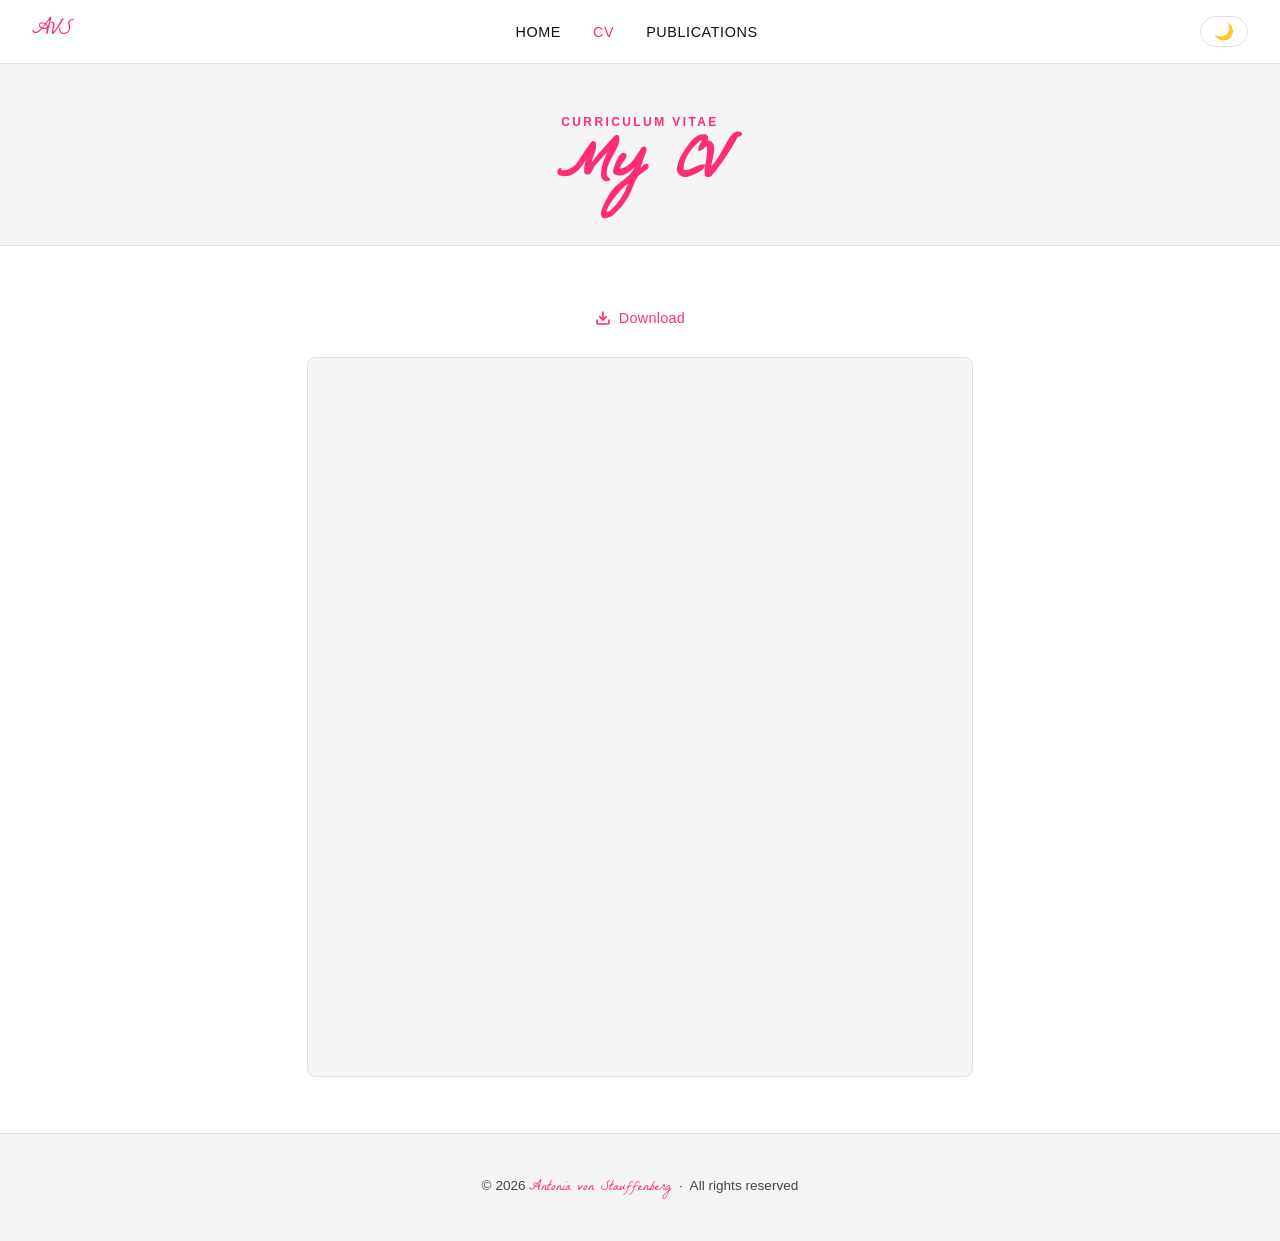
<file: cv.html>
<!DOCTYPE html>
<html lang="en">
<head>
  <meta charset="UTF-8" />
  <meta name="viewport" content="width=device-width, initial-scale=1.0" />
  <title>CV — Antonia von Stauffenberg</title>
  <meta name="description" content="Curriculum Vitae of Antonia von Stauffenberg, astrophysicist." />
  <link rel="stylesheet" href="css/style.css" />
  <script>
    (function () {
      const t = localStorage.getItem('avs-theme') ||
        (window.matchMedia('(prefers-color-scheme: dark)').matches ? 'dark' : 'light');
      document.documentElement.setAttribute('data-theme', t);
    })();
  </script>
</head>
<body>

  <!-- ===== Navigation ===== -->
  <nav class="navbar" aria-label="Main navigation">
    <a class="navbar-brand" href="index.html">AVS</a>

    <ul class="navbar-links" id="navbar-links" role="list">
      <li><a href="index.html">Home</a></li>
      <li><a href="cv.html">CV</a></li>
      <li><a href="publications.html">Publications</a></li>
    </ul>

    <div style="display:flex;align-items:center;gap:1rem;">
      <button
        class="theme-toggle"
        id="theme-toggle"
        aria-label="Toggle dark mode"
        title="Toggle light / dark mode"
      >
        <span class="toggle-icon">🌙</span>
      </button>
      <button
        class="hamburger"
        id="hamburger"
        aria-label="Open menu"
        aria-expanded="false"
        aria-controls="navbar-links"
      >
        <span></span><span></span><span></span>
      </button>
    </div>
  </nav>

  <!-- ===== Page wrapper ===== -->
  <div class="page-wrapper">

    <!-- CV Header -->
    <div class="cv-header">
      <p class="section-label" style="text-align:center;">Curriculum Vitae</p>
      <h1>My CV</h1>
    </div>

    <!-- CV Content -->
    <div class="cv-embed-wrapper">

      <!-- PDF viewer (hidden until a file is selected) -->
      <div id="viewer-section" class="cv-viewer-section" style="display:none;">
        <div class="cv-actions">
          <a class="btn cv-download-btn" id="download-btn" href="#" download>
            <svg xmlns="http://www.w3.org/2000/svg" width="16" height="16" viewBox="0 0 24 24"
                 fill="none" stroke="currentColor" stroke-width="2.5"
                 stroke-linecap="round" stroke-linejoin="round">
              <path d="M21 15v4a2 2 0 0 1-2 2H5a2 2 0 0 1-2-2v-4"/>
              <polyline points="7 10 12 15 17 10"/>
              <line x1="12" y1="15" x2="12" y2="3"/>
            </svg>
            Download
          </a>
        </div>
        <iframe
          id="pdf-frame"
          class="pdf-viewer"
          title="CV PDF viewer"
          src=""
        ></iframe>
      </div>

    </div><!-- /cv-embed-wrapper -->

    <footer>
      <p>
        &copy; <span id="year"></span>
        <span class="footer-name">Antonia von Stauffenberg</span>
        &nbsp;·&nbsp; All rights reserved
      </p>
    </footer>
  </div><!-- /page-wrapper -->

  <script src="js/main.js"></script>
  <script>
    document.getElementById('year').textContent = new Date().getFullYear();

    // Auto-load cv.pdf if it exists in images/
    (function () {
      const frame = document.getElementById('pdf-frame');
      const viewerSection = document.getElementById('viewer-section');
      const dl = document.getElementById('download-btn');
      // Try fetching the PDF silently
      fetch('images/cv.pdf', { method: 'HEAD' })
        .then(res => {
          if (res.ok) {
            frame.src = 'images/cv.pdf';
            viewerSection.style.display = 'block';
            if (dl) { dl.href = 'images/cv.pdf'; dl.download = 'cv.pdf'; }
          }
        })
        .catch(() => { /* file not present — show upload area */ });
    })();
  </script>
</body>
</html>
</file>
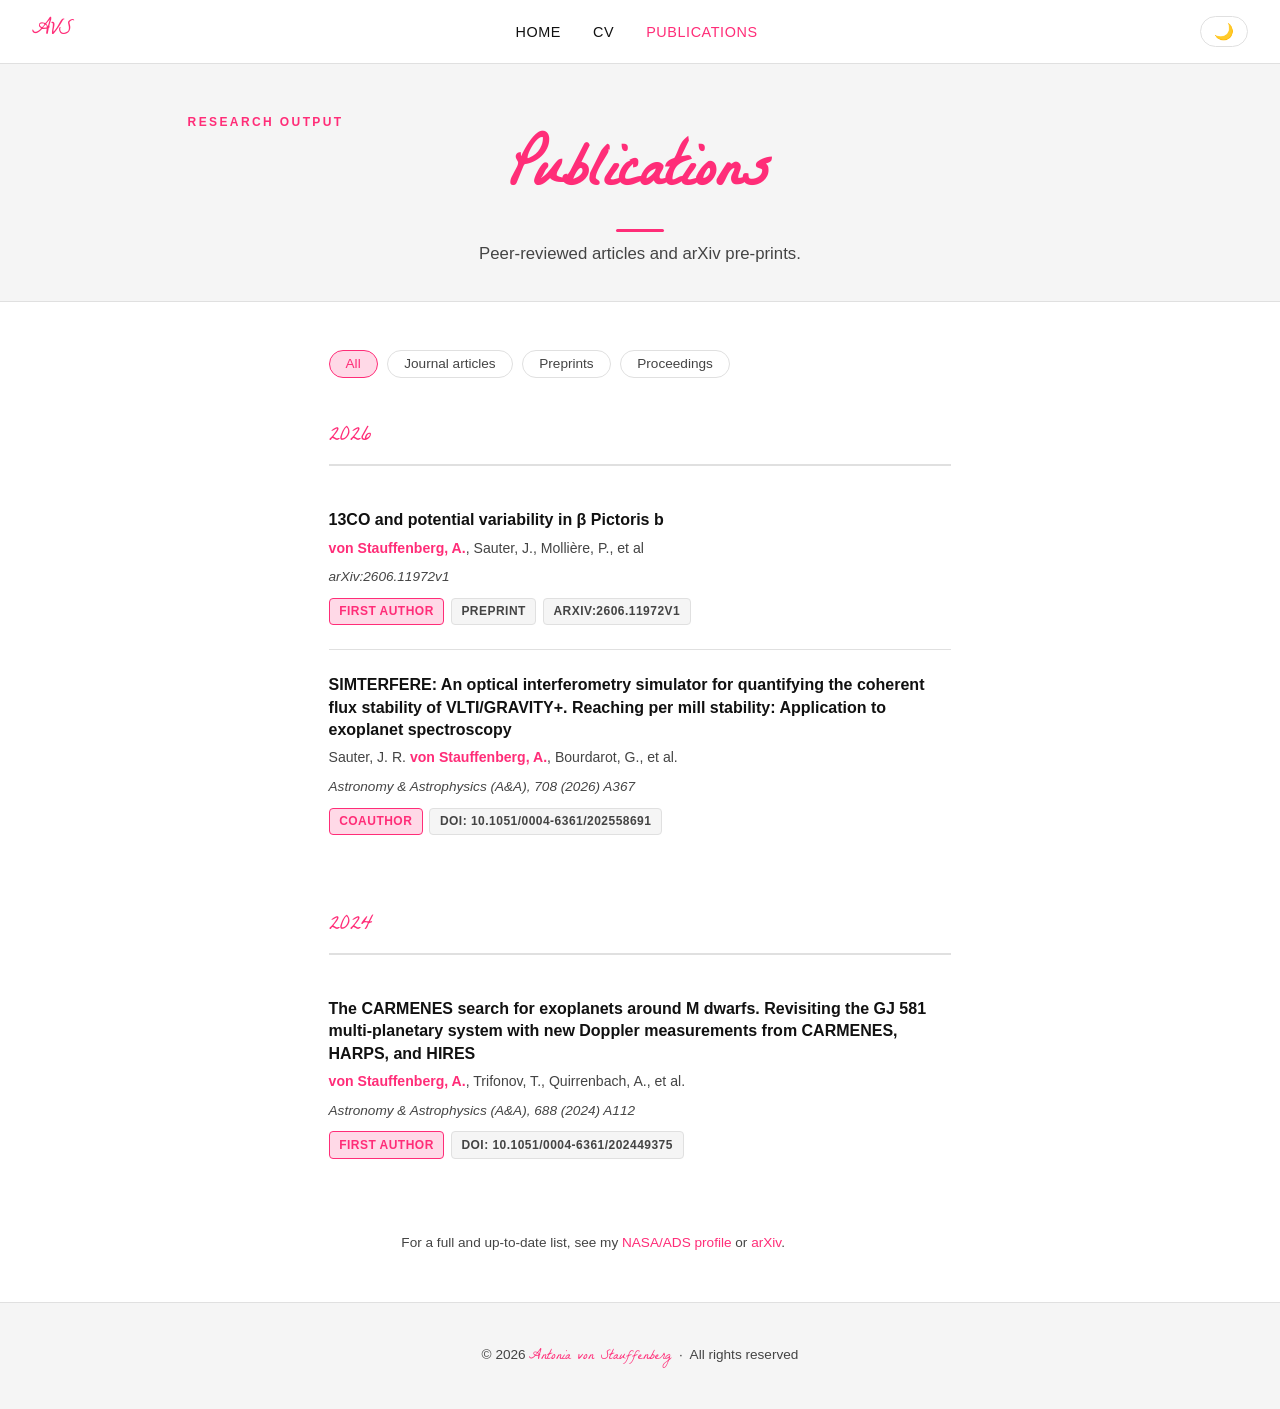
<file: publications.html>
<!DOCTYPE html>
<html lang="en">
<head>
  <meta charset="UTF-8" />
  <meta name="viewport" content="width=device-width, initial-scale=1.0" />
  <title>Publications — Antonia von Stauffenberg</title>
  <meta name="description" content="Publications list of Antonia von Stauffenberg, astrophysicist." />
  <link rel="stylesheet" href="css/style.css" />
  <script>
    (function () {
      const t = localStorage.getItem('avs-theme') ||
        (window.matchMedia('(prefers-color-scheme: dark)').matches ? 'dark' : 'light');
      document.documentElement.setAttribute('data-theme', t);
    })();
  </script>
</head>
<body>

  <!-- ===== Navigation ===== -->
  <nav class="navbar" aria-label="Main navigation">
    <a class="navbar-brand" href="index.html">AVS</a>

    <ul class="navbar-links" id="navbar-links" role="list">
      <li><a href="index.html">Home</a></li>
      <li><a href="cv.html">CV</a></li>
      <li><a href="publications.html">Publications</a></li>
    </ul>

    <div style="display:flex;align-items:center;gap:1rem;">
      <button
        class="theme-toggle"
        id="theme-toggle"
        aria-label="Toggle dark mode"
        title="Toggle light / dark mode"
      >
        <span class="toggle-icon">🌙</span>
      </button>
      <button
        class="hamburger"
        id="hamburger"
        aria-label="Open menu"
        aria-expanded="false"
        aria-controls="navbar-links"
      >
        <span></span><span></span><span></span>
      </button>
    </div>
  </nav>

  <!-- ===== Page wrapper ===== -->
  <div class="page-wrapper">

    <!-- Publications Header -->
    <div class="pub-header" style="padding-top:3rem;">
      <p class="section-label" style="text-align:center;">Research output</p>
      <h1>Publications</h1>
      <div class="divider" style="margin:1rem auto 0.5rem;"></div>
      <p style="text-align:center;margin:0 auto;">
        Peer-reviewed articles and arXiv pre-prints.
      </p>
    </div>

    <!-- Publications List -->
    <div class="pub-container">

      <!-- Filters -->
      <div class="pub-filters" role="group" aria-label="Filter publications by type">
        <button class="pub-filter-btn active" data-filter="all">All</button>
        <button class="pub-filter-btn" data-filter="journal">Journal articles</button>
        <button class="pub-filter-btn" data-filter="preprint">Preprints</button>
        <button class="pub-filter-btn" data-filter="proceedings">Proceedings</button>
      </div>

      <!-- -------- 2026 -------- -->
      <div class="pub-year-group" id="year-2026">
        <p class="pub-year-label">2026</p>

        <div class="pub-item" data-type="preprint">
          <p class="pub-title">
            <a href="#" target="_blank" rel="noopener">
              13CO and potential variability in β Pictoris b
            </a>
          </p>
          <p class="pub-authors">
            <strong>von Stauffenberg, A.</strong>, Sauter, J., Mollière, P., et al
          </p>
          <p class="pub-journal">arXiv:2606.11972v1</p>
          <div class="pub-badges">
            <span class="badge badge-pink">First Author</span>
            <span class="badge badge-gray">Preprint</span>
            <a class="badge badge-gray badge-link" href="https://arxiv.org/abs/2606.11972v1" target="_blank" rel="noopener">arXiv:2606.11972v1</a>
          </div>
        </div>

        <div class="pub-item" data-type="journal">
          <p class="pub-title">
            <a href="#" target="_blank" rel="noopener">
              SIMTERFERE: An optical interferometry simulator for quantifying the coherent flux stability of VLTI/GRAVITY+. Reaching per mill stability: Application to exoplanet spectroscopy
            </a>
          </p>
          <p class="pub-authors">
            Sauter, J. R. <strong>von Stauffenberg, A.</strong>, Bourdarot, G., et al.
          </p>
          <p class="pub-journal">Astronomy & Astrophysics (A&A), 708 (2026) A367</p>
          <div class="pub-badges">
            <span class="badge badge-pink">Coauthor</span>
            <a class="badge badge-gray badge-link" href="https://www.aanda.org/articles/aa/full_html/2026/04/aa58691-25/aa58691-25.html" target="_blank" rel="noopener">DOI: 10.1051/0004-6361/202558691</a>
          </div>
        </div>

      </div><!-- /year-2026 -->

            <!-- -------- 2024 -------- -->
      <div class="pub-year-group" id="year-2024">
        <p class="pub-year-label">2024</p>

        <div class="pub-item" data-type="journal">
          <p class="pub-title">
            <a href="#" target="_blank" rel="noopener">
              The CARMENES search for exoplanets around M dwarfs. Revisiting the GJ 581 multi-planetary system with new Doppler measurements from CARMENES, HARPS, and HIRES
            </a>
          </p>
          <p class="pub-authors">
            <strong>von Stauffenberg, A.</strong>, Trifonov, T., Quirrenbach, A., et al.
          </p>
          <p class="pub-journal">Astronomy & Astrophysics (A&A), 688 (2024) A112</p>
          <div class="pub-badges">
            <span class="badge badge-pink">First Author</span>
            <a class="badge badge-gray badge-link" href="https://www.aanda.org/articles/aa/abs/2024/08/aa49375-24/aa49375-24.html" target="_blank" rel="noopener">DOI: 10.1051/0004-6361/202449375</a>
          </div>
        </div>

      </div><!-- /year-2024 -->


      <!-- -------- Note -------- -->
      <p style="font-size:0.85rem;color:var(--text-secondary);margin-top:2rem;text-align:center;">
        For a full and up-to-date list, see my
        <a href="https://ui.adsabs.harvard.edu/search/fq=%7B!type%3Daqp%20v%3D%24fq_database%7D&fq_database=(database%3Aastronomy%20OR%20database%3Aphysics)&q=%20author%3A%22A.%20von%20Stauffenberg%22&sort=date%20desc%2C%20bibcode%20desc&p_=0" target="_blank" rel="noopener">NASA/ADS profile</a>
        or
        <a href="https://arxiv.org/search/astro-ph?searchtype=author&query=von+Stauffenberg,+A" target="_blank" rel="noopener">arXiv</a>.
      </p>

    </div><!-- /pub-container -->

    <footer>
      <p>
        &copy; <span id="year"></span>
        <span class="footer-name">Antonia von Stauffenberg</span>
        &nbsp;·&nbsp; All rights reserved
      </p>
    </footer>
  </div><!-- /page-wrapper -->

  <script src="js/main.js"></script>
  <script>document.getElementById('year').textContent = new Date().getFullYear();</script>
</body>
</html>
</file>
<file: css/style.css>
/* =====================================================
   Antonia von Stauffenberg — Personal Website Styles
   ===================================================== */

/* ---------- Google Fonts ---------- */
@import url('https://fonts.googleapis.com/css2?family=La+Belle+Aurore&display=swap');

/* ---------- CSS Custom Properties ---------- */
:root {
  --hot-pink: #ff2d78;
  --hot-pink-glow: rgba(255, 45, 120, 0.18);

  /* Light mode defaults */
  --bg-primary: #ffffff;
  --bg-secondary: #f5f5f5;
  --bg-card: #ffffff;
  --text-primary: #111111;
  --text-secondary: #444444;
  --border-color: #e0e0e0;
  --nav-bg: rgba(255, 255, 255, 0.92);
  --shadow: 0 4px 24px rgba(0, 0, 0, 0.08);
  --toggle-icon: "🌙";
}

[data-theme="dark"] {
  --bg-primary: #0d0d0d;
  --bg-secondary: #1a1a1a;
  --bg-card: #1a1a1a;
  --text-primary: #f0f0f0;
  --text-secondary: #aaaaaa;
  --border-color: #2e2e2e;
  --nav-bg: rgba(13, 13, 13, 0.92);
  --shadow: 0 4px 24px rgba(0, 0, 0, 0.5);
  --toggle-icon: "☀️";
}

/* ---------- Reset & Base ---------- */
*, *::before, *::after {
  box-sizing: border-box;
  margin: 0;
  padding: 0;
}

html {
  scroll-behavior: smooth;
}

body {
  font-family: 'Inter', sans-serif;
  background-color: var(--bg-primary);
  color: var(--text-primary);
  line-height: 1.7;
  transition: background-color 0.3s ease, color 0.3s ease;
}

img {
  max-width: 100%;
  display: block;
}

a {
  color: var(--hot-pink);
  text-decoration: none;
  transition: opacity 0.2s;
}

a:hover {
  opacity: 0.75;
}

/* ---------- Typography ---------- */
h1, h2, h3, h4 {
  font-family: 'La Belle Aurore', cursive;
  color: var(--hot-pink);
  line-height: 1.2;
}

h1 { font-size: clamp(2.2rem, 5vw, 3.8rem); }
h2 { font-size: clamp(1.6rem, 3vw, 2.4rem); }
h3 { font-size: clamp(1.2rem, 2vw, 1.6rem); }

p {
  color: var(--text-secondary);
  font-weight: 300;
  font-size: 1.05rem;
  max-width: 70ch;
}

/* ---------- Navigation ---------- */
.navbar {
  position: fixed;
  top: 0;
  left: 0;
  right: 0;
  z-index: 100;
  display: flex;
  align-items: center;
  justify-content: space-between;
  padding: 0 2rem;
  height: 64px;
  background: var(--nav-bg);
  backdrop-filter: blur(12px);
  -webkit-backdrop-filter: blur(12px);
  border-bottom: 1px solid var(--border-color);
  transition: background 0.3s ease;
}

.navbar-brand {
  font-family: 'La Belle Aurore', cursive;
  font-size: 1.4rem;
  color: var(--hot-pink);
  letter-spacing: 0.01em;
}

.navbar-links {
  display: flex;
  align-items: center;
  gap: 2rem;
  list-style: none;
}

.navbar-links a {
  font-size: 0.9rem;
  font-weight: 500;
  letter-spacing: 0.04em;
  text-transform: uppercase;
  color: var(--text-primary);
  transition: color 0.2s;
}

.navbar-links a:hover,
.navbar-links a.active {
  color: var(--hot-pink);
  opacity: 1;
}

/* Theme toggle button */
.theme-toggle {
  background: none;
  border: 1.5px solid var(--border-color);
  border-radius: 50px;
  padding: 0.3rem 0.8rem;
  cursor: pointer;
  font-size: 1rem;
  color: var(--text-primary);
  transition: border-color 0.2s, background 0.2s;
  display: flex;
  align-items: center;
  gap: 0.3rem;
}

.theme-toggle:hover {
  border-color: var(--hot-pink);
  background: var(--hot-pink-glow);
}

/* Hamburger (mobile) */
.hamburger {
  display: none;
  flex-direction: column;
  gap: 5px;
  cursor: pointer;
  background: none;
  border: none;
  padding: 4px;
}

.hamburger span {
  width: 24px;
  height: 2px;
  background: var(--text-primary);
  border-radius: 2px;
  transition: all 0.3s;
}

/* ---------- Hero / Scroll Header ---------- */
.hero {
  position: relative;
  height: 100vh;
  min-height: 500px;
  display: flex;
  align-items: center;
  justify-content: center;
  text-align: center;
  overflow: hidden;
}

.hero-bg {
  position: absolute;
  inset: 0;
  background-image: url('../images/hero-bg.jpg');
  background-size: cover;
  background-position: center;
  background-attachment: fixed; /* parallax */
  filter: brightness(0.35);
  transition: filter 0.3s;
}

[data-theme="dark"] .hero-bg {
  filter: brightness(0.25);
}

.hero-content {
  position: relative;
  z-index: 1;
  padding: 2rem;
}

.hero-content h1 {
  color: var(--hot-pink);
  text-shadow: 0 0 40px var(--hot-pink-glow);
  margin-bottom: 1rem;
}

.hero-content .subtitle {
  font-size: clamp(1rem, 2.5vw, 1.3rem);
  color: #e0e0e0;
  font-weight: 300;
  max-width: 60ch;
  margin: 0 auto 2rem;
}

.hero-scroll-hint {
  margin-top: 2.5rem;
  display: flex;
  flex-direction: column;
  align-items: center;
  gap: 0.4rem;
  color: #aaaaaa;
  font-size: 0.8rem;
  letter-spacing: 0.1em;
  text-transform: uppercase;
  animation: bounce 2s infinite;
}

.hero-scroll-hint svg {
  width: 20px;
  height: 20px;
  stroke: #aaaaaa;
}

@keyframes bounce {
  0%, 100% { transform: translateY(0); }
  50% { transform: translateY(6px); }
}

/* ---------- Sections ---------- */
.section {
  padding: 6rem 2rem;
}

.section-inner {
  max-width: 1100px;
  margin: 0 auto;
}

.section-label {
  font-size: 0.75rem;
  letter-spacing: 0.2em;
  text-transform: uppercase;
  color: var(--hot-pink);
  font-weight: 600;
  margin-bottom: 0.5rem;
}

/* ---------- About Section ---------- */
.about-grid {
  display: grid;
  grid-template-columns: 1fr 1fr;
  gap: 4rem;
  align-items: center;
  margin-top: 3rem;
}

.about-photo {
  position: relative;
}

.about-photo img {
  width: 100%;
  max-width: 420px;
  border-radius: 4px;
  box-shadow: var(--shadow);
  filter: grayscale(100%);
  transition: filter 0.4s;
}

.about-photo img:hover {
  filter: grayscale(60%);
}

.about-photo::before {
  content: '';
  position: absolute;
  top: 16px;
  left: 16px;
  right: -16px;
  bottom: -16px;
  border: 2px solid var(--hot-pink);
  border-radius: 4px;
  z-index: -1;
  opacity: 0.5;
}

.about-text h2 {
  margin-bottom: 1.5rem;
}

.about-text p {
  margin-bottom: 1rem;
}

.about-meta {
  margin-top: 1.5rem;
  display: flex;
  flex-wrap: wrap;
  gap: 1rem;
}

.meta-tag {
  display: inline-flex;
  align-items: center;
  gap: 0.4rem;
  font-size: 0.85rem;
  font-weight: 500;
  color: var(--text-secondary);
  border: 1px solid var(--border-color);
  border-radius: 50px;
  padding: 0.3rem 0.9rem;
}

.meta-tag svg {
  width: 14px;
  height: 14px;
  stroke: var(--hot-pink);
}

/* ---------- Research Highlight / Scroll Banner ---------- */
.research-banner {
  position: relative;
  height: 380px;
  overflow: hidden;
  display: flex;
  align-items: center;
  justify-content: center;
}

.research-banner-bg {
  position: absolute;
  inset: 0;
  background-image: url('../images/research-bg.jpg');
  background-size: cover;
  background-position: center;
  background-attachment: fixed;
  filter: brightness(0.3);
  transition: filter 0.3s;
}

[data-theme="dark"] .research-banner-bg {
  filter: brightness(0.2);
}

.research-banner-content {
  position: relative;
  z-index: 1;
  text-align: center;
  padding: 2rem;
}

.research-banner-content h2 {
  color: var(--hot-pink);
  text-shadow: 0 0 30px var(--hot-pink-glow);
  margin-bottom: 1rem;
}

.research-banner-content p {
  color: #cccccc;
  max-width: 55ch;
  margin: 0 auto;
  font-size: 1rem;
}

/* ---------- Quick Links / Cards ---------- */
.cards-grid {
  display: grid;
  grid-template-columns: repeat(auto-fit, minmax(260px, 1fr));
  gap: 1.5rem;
  margin-top: 3rem;
}

.card {
  background: var(--bg-card);
  border: 1px solid var(--border-color);
  border-radius: 8px;
  padding: 2rem;
  transition: transform 0.2s, box-shadow 0.2s, border-color 0.2s;
  text-decoration: none;
  display: block;
}

.card:hover {
  transform: translateY(-4px);
  box-shadow: var(--shadow);
  border-color: var(--hot-pink);
  opacity: 1;
}

.card-icon {
  width: 48px;
  height: 48px;
  background: var(--hot-pink-glow);
  border-radius: 12px;
  display: flex;
  align-items: center;
  justify-content: center;
  margin-bottom: 1.2rem;
}

.card-icon svg {
  width: 24px;
  height: 24px;
  stroke: var(--hot-pink);
}

.card h3 {
  margin-bottom: 0.5rem;
  font-size: 1.2rem;
}

.card p {
  font-size: 0.9rem;
  margin: 0;
}

/* ---------- Footer ---------- */
footer {
  background: var(--bg-secondary);
  border-top: 1px solid var(--border-color);
  padding: 2.5rem 2rem;
  text-align: center;
}

footer p {
  font-size: 0.85rem;
  color: var(--text-secondary);
  max-width: none;
}

footer .footer-name {
  font-family: 'La Belle Aurore', cursive;
  color: var(--hot-pink);
}

/* ---------- CV Page ---------- */
.cv-container {
  padding-top: 64px;
}

.cv-header {
  background: var(--bg-secondary);
  border-bottom: 1px solid var(--border-color);
  padding: 3rem 2rem 2rem;
  text-align: center;
}

.cv-header h1 {
  margin-bottom: 0.5rem;
}

.cv-header p {
  margin: 0 auto;
  text-align: center;
}

.cv-embed-wrapper {
  max-width: 1100px;
  margin: 3rem auto;
  padding: 0 2rem;
}

.cv-viewer-section {
  width: min(52vw, 760px);
  margin: 0 auto;
}

.cv-actions {
  display: flex;
  justify-content: center;
  margin-bottom: 1rem;
}

.cv-download-btn {
  background: var(--bg-card);
  border: 1.5px solid var(--hot-pink);
  color: var(--hot-pink);
  font-weight: 600;
}

.cv-download-btn:hover {
  background: var(--hot-pink-glow);
  transform: translateY(-1px);
  opacity: 1;
}

.cv-upload-area {
  border: 2px dashed var(--border-color);
  border-radius: 8px;
  padding: 4rem 2rem;
  text-align: center;
  transition: border-color 0.2s;
}

.cv-upload-area:hover {
  border-color: var(--hot-pink);
}

.cv-upload-area h3 {
  margin-bottom: 0.8rem;
}

.cv-upload-area p {
  margin: 0 auto 1.5rem;
  text-align: center;
}

.btn {
  display: inline-flex;
  align-items: center;
  gap: 0.5rem;
  padding: 0.7rem 1.6rem;
  border-radius: 50px;
  font-size: 0.9rem;
  font-weight: 500;
  letter-spacing: 0.02em;
  cursor: pointer;
  transition: all 0.2s;
  border: none;
  text-decoration: none;
}

.btn-primary {
  background: var(--hot-pink);
  color: #ffffff;
}

.btn-primary:hover {
  background: #e0005e;
  opacity: 1;
  transform: translateY(-1px);
}

.btn-outline {
  background: transparent;
  border: 1.5px solid var(--hot-pink);
  color: var(--hot-pink);
}

.btn-outline:hover {
  background: var(--hot-pink-glow);
  opacity: 1;
}

.pdf-viewer {
  width: 100%;
  height: 80vh;
  min-height: 600px;
  border: 1px solid var(--border-color);
  border-radius: 8px;
  background: var(--bg-secondary);
}

/* ---------- Publications Page ---------- */
.pub-header {
  background: var(--bg-secondary);
  border-bottom: 1px solid var(--border-color);
  padding: 3rem 2rem 2rem;
  text-align: center;
}

.pub-container {
  max-width: 860px;
  margin: 0 auto;
  padding: 3rem 2rem;
}

.pub-filters {
  display: flex;
  flex-wrap: wrap;
  gap: 0.6rem;
  margin-bottom: 2.5rem;
}

.pub-filter-btn {
  padding: 0.35rem 1rem;
  border-radius: 50px;
  border: 1.5px solid var(--border-color);
  background: none;
  color: var(--text-secondary);
  font-size: 0.85rem;
  font-weight: 500;
  cursor: pointer;
  transition: all 0.2s;
}

.pub-filter-btn:hover,
.pub-filter-btn.active {
  border-color: var(--hot-pink);
  color: var(--hot-pink);
  background: var(--hot-pink-glow);
}

.pub-year-group {
  margin-bottom: 3rem;
}

.pub-year-label {
  font-family: 'La Belle Aurore', cursive;
  color: var(--hot-pink);
  font-size: 1.4rem;
  margin-bottom: 1.2rem;
  padding-bottom: 0.5rem;
  border-bottom: 2px solid var(--border-color);
}

.pub-item {
  padding: 1.5rem 0;
  border-bottom: 1px solid var(--border-color);
}

.pub-item:last-child {
  border-bottom: none;
}

.pub-title {
  font-size: 1rem;
  font-weight: 600;
  color: var(--text-primary);
  margin-bottom: 0.3rem;
  line-height: 1.4;
}

.pub-title a {
  color: var(--text-primary);
  transition: color 0.2s;
}

.pub-title a:hover {
  color: var(--hot-pink);
  opacity: 1;
}

.pub-authors {
  font-size: 0.88rem;
  color: var(--text-secondary);
  margin-bottom: 0.3rem;
}

.pub-authors strong {
  color: var(--hot-pink);
}

.pub-journal {
  font-size: 0.85rem;
  color: var(--text-secondary);
  font-style: italic;
}

.pub-badges {
  display: flex;
  flex-wrap: wrap;
  gap: 0.4rem;
  margin-top: 0.6rem;
}

.badge {
  display: inline-block;
  padding: 0.15rem 0.6rem;
  border-radius: 4px;
  font-size: 0.75rem;
  font-weight: 600;
  letter-spacing: 0.04em;
  text-transform: uppercase;
}

.badge-pink {
  background: var(--hot-pink-glow);
  color: var(--hot-pink);
  border: 1px solid var(--hot-pink);
}

.badge-gray {
  background: var(--bg-secondary);
  color: var(--text-secondary);
  border: 1px solid var(--border-color);
}

.badge-link {
  text-decoration: none;
  color: var(--text-secondary);
  transition: all 0.2s;
}

.badge-link:hover {
  color: var(--hot-pink);
  border-color: var(--hot-pink);
  background: var(--hot-pink-glow);
  opacity: 1;
}

/* ---------- Page wrapper (non-index pages) ---------- */
.page-wrapper {
  padding-top: 64px;
  min-height: 100vh;
  display: flex;
  flex-direction: column;
}

.page-wrapper > *:last-child {
  margin-top: auto;
}

/* ---------- Divider ---------- */
.divider {
  width: 48px;
  height: 3px;
  background: var(--hot-pink);
  border-radius: 2px;
  margin: 1rem 0 1.5rem;
}

/* ---------- Responsive ---------- */
@media (max-width: 768px) {
  .hamburger {
    display: flex;
  }

  .navbar-links {
    display: none;
    position: fixed;
    top: 64px;
    left: 0;
    right: 0;
    background: var(--nav-bg);
    flex-direction: column;
    padding: 1.5rem 2rem;
    gap: 1.2rem;
    border-bottom: 1px solid var(--border-color);
    backdrop-filter: blur(12px);
  }

  .navbar-links.open {
    display: flex;
  }

  .about-grid {
    grid-template-columns: 1fr;
    gap: 2.5rem;
  }

  .about-photo::before {
    display: none;
  }

  .about-photo img {
    max-width: 100%;
  }

  .section {
    padding: 4rem 1.5rem;
  }

  .cv-viewer-section {
    width: 100%;
  }

  .hero-bg {
    background-attachment: scroll;
  }

  .research-banner-bg {
    background-attachment: scroll;
  }
}
</file>
